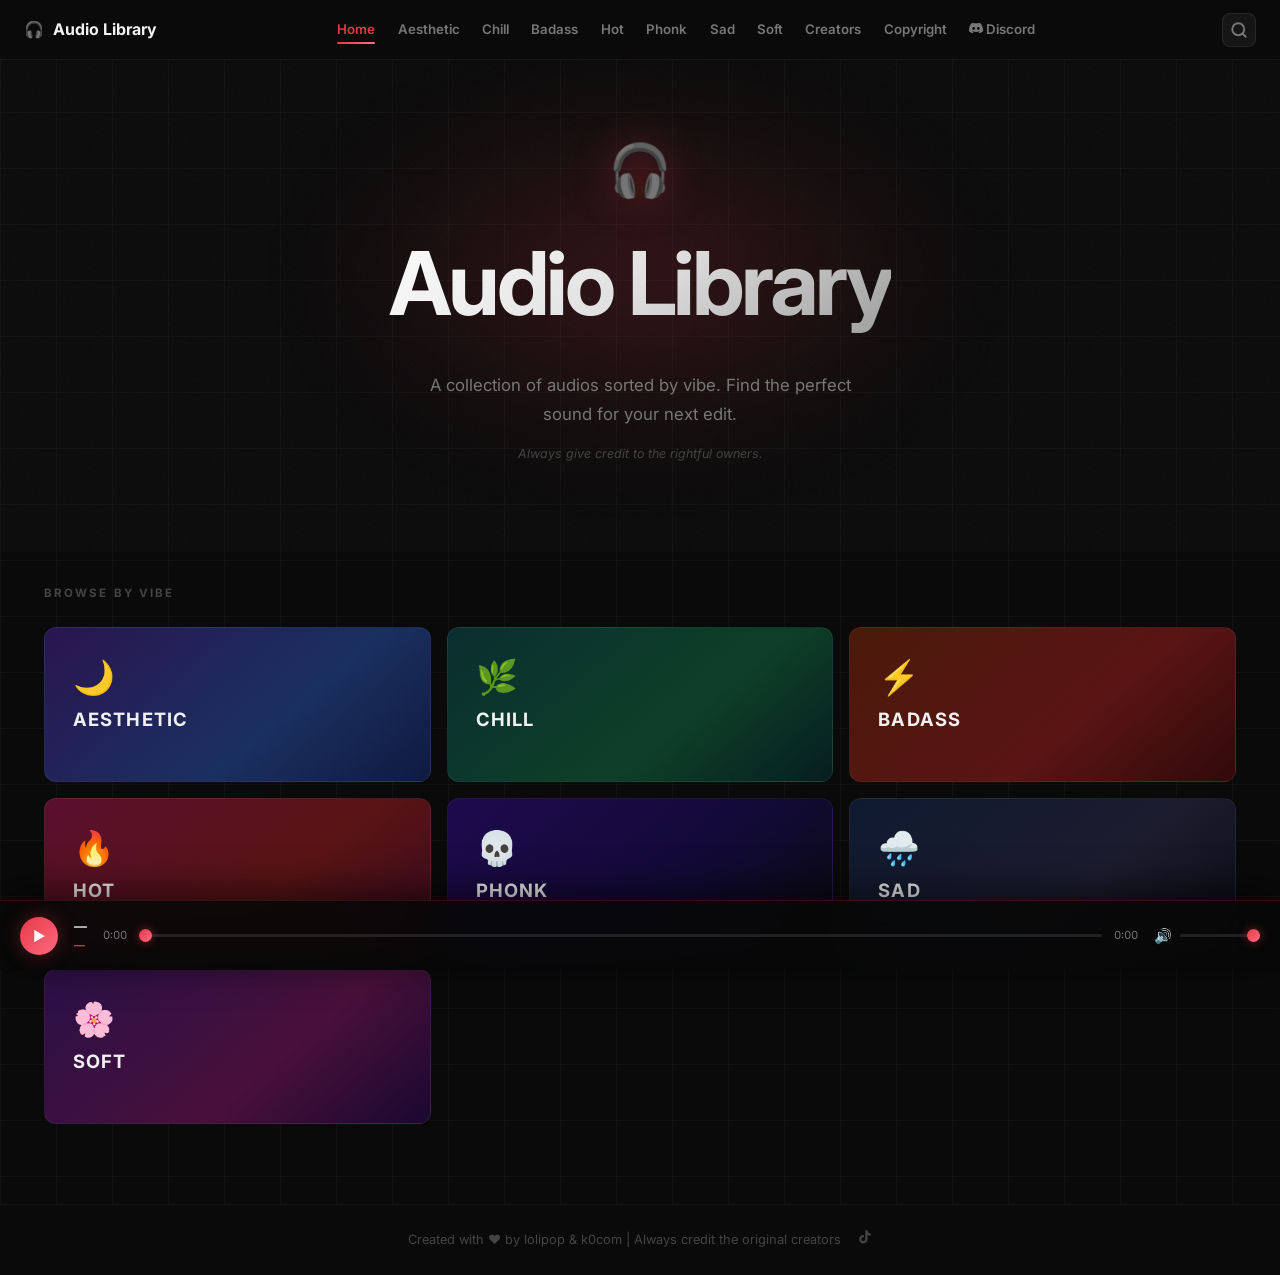
<file: index.html>
<!DOCTYPE html>
<html lang="en">
<head>
  <meta charset="UTF-8" />
  <meta name="viewport" content="width=device-width, initial-scale=1.0" />
  <title>Audio Library</title>
  <link rel="stylesheet" href="style.css" />
</head>
<body>

  <nav class="navbar" role="navigation" aria-label="Main navigation">
    <div class="navbar__inner">
      <a href="index.html" class="navbar__logo">
        <span>🎧</span> Audio Library
      </a>
      <ul class="navbar__links">
        <li><a href="index.html">Home</a></li>
        <li><a href="aesthetic.html">Aesthetic</a></li>
        <li><a href="chill.html">Chill</a></li>
        <li><a href="badass.html">Badass</a></li>
        <li><a href="hot.html">Hot</a></li>
        <li><a href="phonk.html">Phonk</a></li>
        <li><a href="sad.html">Sad</a></li>
        <li><a href="soft.html">Soft</a></li>
        <li><a href="creators.html">Creators</a></li>
        <li><a href="copyright.html">Copyright</a></li>
        <li><a href="https://discord.gg/22am3duh4b" target="_blank" rel="noopener" class="navbar__discord" aria-label="Discord"><svg width="14" height="14" viewBox="0 0 24 24" fill="currentColor" aria-hidden="true"><path d="M20.317 4.37a19.791 19.791 0 0 0-4.885-1.515.074.074 0 0 0-.079.037c-.21.375-.444.864-.608 1.25a18.27 18.27 0 0 0-5.487 0 12.64 12.64 0 0 0-.617-1.25.077.077 0 0 0-.079-.037A19.736 19.736 0 0 0 3.677 4.37a.07.07 0 0 0-.032.027C.533 9.046-.32 13.58.099 18.057a.082.082 0 0 0 .031.057 19.9 19.9 0 0 0 5.993 3.03.078.078 0 0 0 .084-.028 14.09 14.09 0 0 0 1.226-1.994.076.076 0 0 0-.041-.106 13.107 13.107 0 0 1-1.872-.892.077.077 0 0 1-.008-.128 10.2 10.2 0 0 0 .372-.292.074.074 0 0 1 .077-.01c3.928 1.793 8.18 1.793 12.062 0a.074.074 0 0 1 .078.01c.12.098.246.198.373.292a.077.077 0 0 1-.006.127 12.299 12.299 0 0 1-1.873.892.077.077 0 0 0-.041.107c.36.698.772 1.362 1.225 1.993a.076.076 0 0 0 .084.028 19.839 19.839 0 0 0 6.002-3.03.077.077 0 0 0 .032-.054c.5-5.177-.838-9.674-3.549-13.66a.061.061 0 0 0-.031-.03zM8.02 15.33c-1.183 0-2.157-1.085-2.157-2.419 0-1.333.956-2.419 2.157-2.419 1.21 0 2.176 1.096 2.157 2.42 0 1.333-.956 2.418-2.157 2.418zm7.975 0c-1.183 0-2.157-1.085-2.157-2.419 0-1.333.955-2.419 2.157-2.419 1.21 0 2.176 1.096 2.157 2.42 0 1.333-.946 2.418-2.157 2.418z"/></svg> Discord</a></li>
      </ul>
      <button class="navbar__hamburger" aria-label="Toggle menu" aria-expanded="false">
        <span></span><span></span><span></span>
      </button>
    </div>
    <div class="navbar__mobile" role="menu">
      <a href="index.html" role="menuitem">Home</a>
      <a href="aesthetic.html" role="menuitem">Aesthetic</a>
      <a href="chill.html" role="menuitem">Chill</a>
      <a href="badass.html" role="menuitem">Badass</a>
      <a href="hot.html" role="menuitem">Hot</a>
      <a href="phonk.html" role="menuitem">Phonk</a>
      <a href="sad.html" role="menuitem">Sad</a>
      <a href="soft.html" role="menuitem">Soft</a>
      <a href="creators.html" role="menuitem">Creators</a>
      <a href="copyright.html" role="menuitem">Copyright</a>
      <a href="https://discord.gg/22am3duh4b" target="_blank" rel="noopener" class="navbar__discord" role="menuitem"><svg width="14" height="14" viewBox="0 0 24 24" fill="currentColor" aria-hidden="true"><path d="M20.317 4.37a19.791 19.791 0 0 0-4.885-1.515.074.074 0 0 0-.079.037c-.21.375-.444.864-.608 1.25a18.27 18.27 0 0 0-5.487 0 12.64 12.64 0 0 0-.617-1.25.077.077 0 0 0-.079-.037A19.736 19.736 0 0 0 3.677 4.37a.07.07 0 0 0-.032.027C.533 9.046-.32 13.58.099 18.057a.082.082 0 0 0 .031.057 19.9 19.9 0 0 0 5.993 3.03.078.078 0 0 0 .084-.028 14.09 14.09 0 0 0 1.226-1.994.076.076 0 0 0-.041-.106 13.107 13.107 0 0 1-1.872-.892.077.077 0 0 1-.008-.128 10.2 10.2 0 0 0 .372-.292.074.074 0 0 1 .077-.01c3.928 1.793 8.18 1.793 12.062 0a.074.074 0 0 1 .078.01c.12.098.246.198.373.292a.077.077 0 0 1-.006.127 12.299 12.299 0 0 1-1.873.892.077.077 0 0 0-.041.107c.36.698.772 1.362 1.225 1.993a.076.076 0 0 0 .084.028 19.839 19.839 0 0 0 6.002-3.03.077.077 0 0 0 .032-.054c.5-5.177-.838-9.674-3.549-13.66a.061.061 0 0 0-.031-.03zM8.02 15.33c-1.183 0-2.157-1.085-2.157-2.419 0-1.333.956-2.419 2.157-2.419 1.21 0 2.176 1.096 2.157 2.42 0 1.333-.956 2.418-2.157 2.418zm7.975 0c-1.183 0-2.157-1.085-2.157-2.419 0-1.333.955-2.419 2.157-2.419 1.21 0 2.176 1.096 2.157 2.42 0 1.333-.946 2.418-2.157 2.418z"/></svg> Discord</a>
    </div>
  </nav>

  <section class="hero">
    <div class="hero__icon">🎧</div>
    <h1 class="hero__title">Audio Library</h1>
    <p class="hero__tagline">A collection of audios sorted by vibe. Find the perfect sound for your next edit.</p>
    <p class="hero__warning">Always give credit to the rightful owners.</p>
  </section>

  <main class="section">
    <p class="section__title">Browse by Vibe</p>
    <div class="category-grid">
      <a href="aesthetic.html" class="card card--aesthetic">
        <span class="card__icon">🌙</span>
        <span class="card__name">Aesthetic</span>
      </a>
      <a href="chill.html" class="card card--chill">
        <span class="card__icon">🌿</span>
        <span class="card__name">Chill</span>
      </a>
      <a href="badass.html" class="card card--badass">
        <span class="card__icon">⚡</span>
        <span class="card__name">Badass</span>
      </a>
      <a href="hot.html" class="card card--hot">
        <span class="card__icon">🔥</span>
        <span class="card__name">Hot</span>
      </a>
      <a href="phonk.html" class="card card--phonk">
        <span class="card__icon">💀</span>
        <span class="card__name">Phonk</span>
      </a>
      <a href="sad.html" class="card card--sad">
        <span class="card__icon">🌧️</span>
        <span class="card__name">Sad</span>
      </a>
      <a href="soft.html" class="card card--soft">
        <span class="card__icon">🌸</span>
        <span class="card__name">Soft</span>
      </a>
    </div>
  </main>

  <footer class="footer">
    <span>Created with ♥ by lolipop &amp; k0com | Always credit the original creators</span>
    <a href="#" class="footer__tiktok" aria-label="TikTok">
      <svg width="16" height="16" viewBox="0 0 24 24" fill="currentColor" aria-hidden="true">
        <path d="M19.59 6.69a4.83 4.83 0 01-3.77-4.25V2h-3.45v13.67a2.89 2.89 0 01-2.88 2.5 2.89 2.89 0 01-2.89-2.89 2.89 2.89 0 012.89-2.89c.28 0 .54.04.79.1V9.01a6.33 6.33 0 00-.79-.05 6.34 6.34 0 00-6.34 6.34 6.34 6.34 0 006.34 6.34 6.34 6.34 0 006.33-6.34V8.69a8.22 8.22 0 004.8 1.54V6.76a4.85 4.85 0 01-1.03-.07z"/>
      </svg>
    </a>
  </footer>

  <div class="audio-player" id="audioPlayer" role="region" aria-label="Audio player">
    <button class="audio-player__btn" id="playerPlayBtn" aria-label="Play / Pause">▶</button>
    <div class="audio-player__info">
      <div class="audio-player__song" id="playerSongName">—</div>
      <div class="audio-player__category" id="playerCategory">—</div>
    </div>
    <div class="audio-player__controls">
      <span class="audio-player__time" id="playerCurrentTime">0:00</span>
      <input type="range" class="audio-player__progress" id="playerProgress"
             min="0" max="100" step="0.1" value="0" aria-label="Seek" />
      <span class="audio-player__time" id="playerTotalTime">0:00</span>
    </div>
    <div class="audio-player__volume">
      <span class="audio-player__volume-icon" aria-hidden="true">🔊</span>
      <input type="range" class="audio-player__vol-range" id="playerVolume"
             min="0" max="1" step="0.01" value="1" aria-label="Volume" />
    </div>
  </div>

  <script src="script.js"></script>
</body>
</html>
</file>
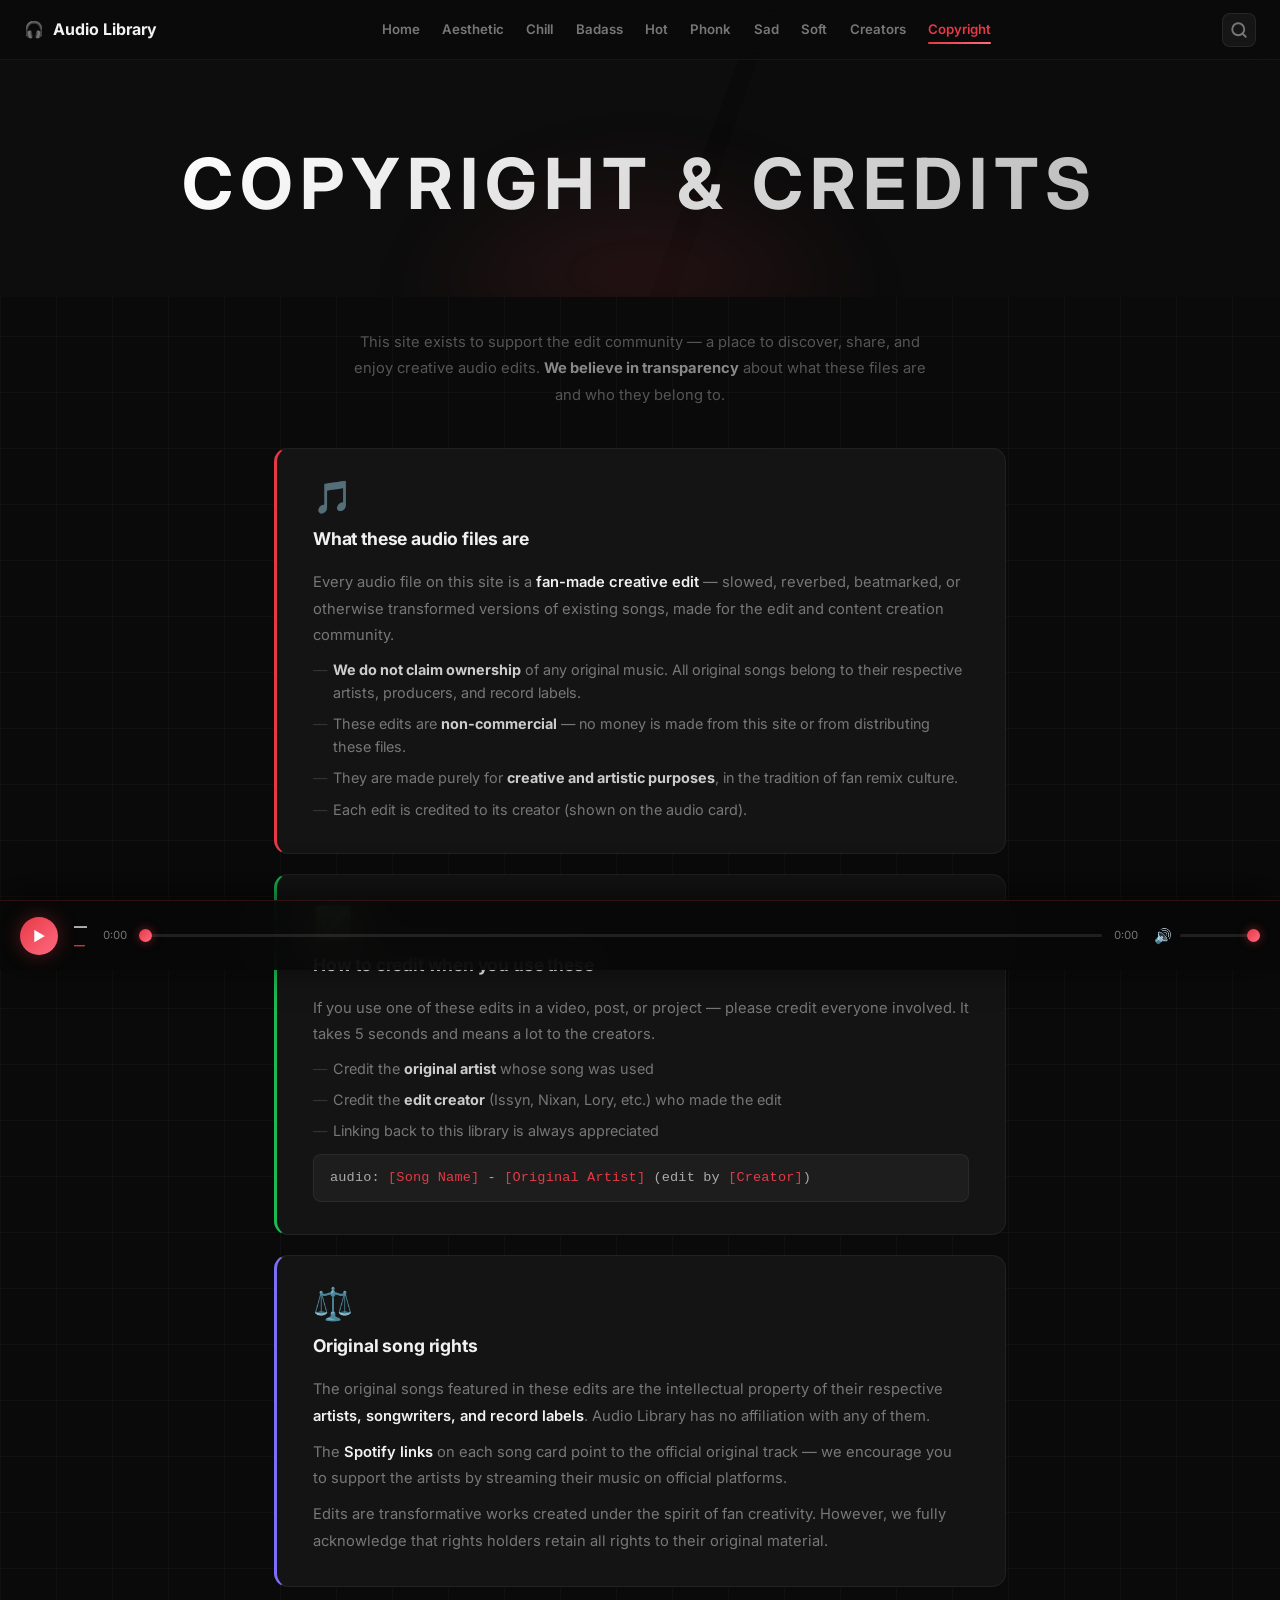
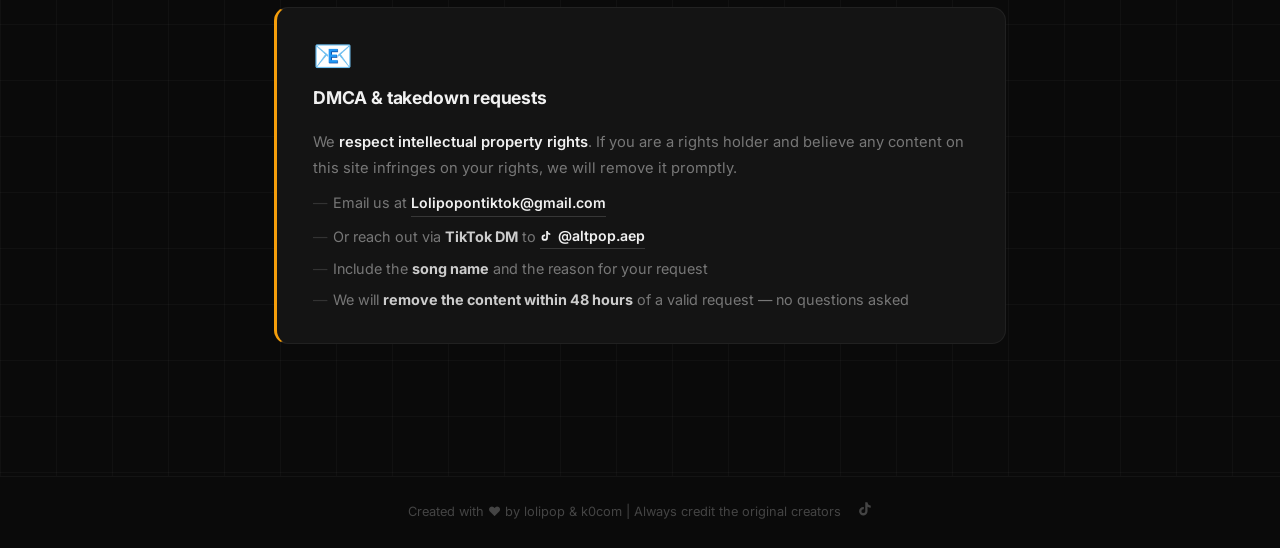
<file: copyright.html>
<!DOCTYPE html>
<html lang="en">
<head>
  <meta charset="UTF-8" />
  <meta name="viewport" content="width=device-width, initial-scale=1.0" />
  <title>Copyright & Credits — Audio Library</title>
  <link rel="stylesheet" href="style.css" />
  <style>
    .copy-section {
      max-width: 780px;
      margin: 0 auto;
      padding: 0 1.5rem 7rem;
    }

    .copy-block {
      background: #141414;
      border: 1px solid rgba(255,255,255,0.06);
      border-radius: 14px;
      padding: 2rem 2.25rem;
      margin-bottom: 1.25rem;
      transition: border-color 0.25s ease;
    }

    .copy-block:hover {
      border-color: rgba(255,255,255,0.1);
    }

    .copy-block__icon {
      font-size: 2rem;
      line-height: 1;
      margin-bottom: 0.75rem;
      display: block;
    }

    .copy-block__title {
      font-size: 1.1rem;
      font-weight: 700;
      color: #f1f1f1;
      margin-bottom: 1rem;
      letter-spacing: -0.01em;
    }

    .copy-block--accent {
      border-left: 3px solid #e63946;
    }

    .copy-block--green {
      border-left: 3px solid #1db954;
    }

    .copy-block--blue {
      border-left: 3px solid #7c6ff7;
    }

    .copy-block--orange {
      border-left: 3px solid #f59e0b;
    }

    .copy-block p {
      font-size: 0.92rem;
      color: #777;
      line-height: 1.8;
      margin-bottom: 0.6rem;
    }

    .copy-block p:last-child { margin-bottom: 0; }

    .copy-block p strong {
      color: #f1f1f1;
      font-weight: 600;
    }

    .copy-block ul {
      list-style: none;
      padding: 0;
      margin: 0.5rem 0 0;
      display: flex;
      flex-direction: column;
      gap: 0.5rem;
    }

    .copy-block ul li {
      font-size: 0.9rem;
      color: #777;
      line-height: 1.6;
      padding-left: 1.25rem;
      position: relative;
    }

    .copy-block ul li::before {
      content: '—';
      position: absolute;
      left: 0;
      color: #333;
    }

    .copy-block ul li strong { color: #ccc; }

    .copy-example {
      background: rgba(255,255,255,0.04);
      border: 1px solid rgba(255,255,255,0.06);
      border-radius: 8px;
      padding: 0.75rem 1rem;
      font-size: 0.85rem;
      color: #aaa;
      font-family: monospace;
      margin-top: 0.75rem;
      letter-spacing: 0.01em;
    }

    .copy-example span { color: #e63946; }

    .copy-tiktok-link {
      display: inline-flex;
      align-items: center;
      gap: 0.4rem;
      color: #f1f1f1;
      font-weight: 600;
      font-size: 0.88rem;
      border-bottom: 1px solid rgba(255,255,255,0.15);
      padding-bottom: 1px;
      transition: border-color 0.2s ease, color 0.2s ease;
    }

    .copy-tiktok-link:hover {
      color: #e63946;
      border-color: #e63946;
    }

    .copy-intro {
      text-align: center;
      padding: 2rem 0 2.5rem;
      font-size: 0.92rem;
      color: #555;
      line-height: 1.8;
      max-width: 580px;
      margin: 0 auto;
    }

    .copy-intro strong { color: #888; }
  </style>
</head>
<body>

  <nav class="navbar" role="navigation" aria-label="Main navigation">
    <div class="navbar__inner">
      <a href="index.html" class="navbar__logo">
        <span>🎧</span> Audio Library
      </a>
      <ul class="navbar__links">
        <li><a href="index.html">Home</a></li>
        <li><a href="aesthetic.html">Aesthetic</a></li>
        <li><a href="chill.html">Chill</a></li>
        <li><a href="badass.html">Badass</a></li>
        <li><a href="hot.html">Hot</a></li>
        <li><a href="phonk.html">Phonk</a></li>
        <li><a href="sad.html">Sad</a></li>
        <li><a href="soft.html">Soft</a></li>
        <li><a href="creators.html">Creators</a></li>
        <li><a href="copyright.html" class="active">Copyright</a></li>
      </ul>
      <button class="navbar__hamburger" aria-label="Toggle menu" aria-expanded="false">
        <span></span><span></span><span></span>
      </button>
    </div>
    <div class="navbar__mobile" role="menu">
      <a href="index.html" role="menuitem">Home</a>
      <a href="aesthetic.html" role="menuitem">Aesthetic</a>
      <a href="chill.html" role="menuitem">Chill</a>
      <a href="badass.html" role="menuitem">Badass</a>
      <a href="hot.html" role="menuitem">Hot</a>
      <a href="phonk.html" role="menuitem">Phonk</a>
      <a href="sad.html" role="menuitem">Sad</a>
      <a href="soft.html" role="menuitem">Soft</a>
      <a href="creators.html" role="menuitem">Creators</a>
      <a href="copyright.html" role="menuitem" class="active">Copyright</a>
    </div>
  </nav>

  <section class="category-hero">
    <div class="category-hero__shapes" aria-hidden="true">
      <div class="category-hero__shape category-hero__shape--1"></div>
      <div class="category-hero__shape category-hero__shape--2"></div>
    </div>
    <h1 class="category-hero__title">Copyright & Credits</h1>
  </section>

  <main class="copy-section">

    <p class="copy-intro">
      This site exists to support the edit community — a place to discover, share, and enjoy
      creative audio edits. <strong>We believe in transparency</strong> about what these files
      are and who they belong to.
    </p>

    <!-- What these files are -->
    <div class="copy-block copy-block--accent">
      <span class="copy-block__icon">🎵</span>
      <div class="copy-block__title">What these audio files are</div>
      <p>Every audio file on this site is a <strong>fan-made creative edit</strong> — slowed, reverbed, beatmarked, or otherwise transformed versions of existing songs, made for the edit and content creation community.</p>
      <ul>
        <li><strong>We do not claim ownership</strong> of any original music. All original songs belong to their respective artists, producers, and record labels.</li>
        <li>These edits are <strong>non-commercial</strong> — no money is made from this site or from distributing these files.</li>
        <li>They are made purely for <strong>creative and artistic purposes</strong>, in the tradition of fan remix culture.</li>
        <li>Each edit is credited to its creator (shown on the audio card).</li>
      </ul>
    </div>

    <!-- How to credit -->
    <div class="copy-block copy-block--green">
      <span class="copy-block__icon">✅</span>
      <div class="copy-block__title">How to credit when you use these</div>
      <p>If you use one of these edits in a video, post, or project — please credit everyone involved. It takes 5 seconds and means a lot to the creators.</p>
      <ul>
        <li>Credit the <strong>original artist</strong> whose song was used</li>
        <li>Credit the <strong>edit creator</strong> (Issyn, Nixan, Lory, etc.) who made the edit</li>
        <li>Linking back to this library is always appreciated</li>
      </ul>
      <div class="copy-example">
        audio: <span>[Song Name]</span> - <span>[Original Artist]</span> (edit by <span>[Creator]</span>)
      </div>
    </div>

    <!-- Original rights -->
    <div class="copy-block copy-block--blue">
      <span class="copy-block__icon">⚖️</span>
      <div class="copy-block__title">Original song rights</div>
      <p>The original songs featured in these edits are the intellectual property of their respective <strong>artists, songwriters, and record labels</strong>. Audio Library has no affiliation with any of them.</p>
      <p>The <strong>Spotify links</strong> on each song card point to the official original track — we encourage you to support the artists by streaming their music on official platforms.</p>
      <p>Edits are transformative works created under the spirit of fan creativity. However, we fully acknowledge that rights holders retain all rights to their original material.</p>
    </div>

    <!-- DMCA / Takedown -->
    <div class="copy-block copy-block--orange">
      <span class="copy-block__icon">📧</span>
      <div class="copy-block__title">DMCA & takedown requests</div>
      <p>We <strong>respect intellectual property rights</strong>. If you are a rights holder and believe any content on this site infringes on your rights, we will remove it promptly.</p>
      <ul>
        <li>Email us at
          <a class="copy-tiktok-link" href="mailto:Lolipopontiktok@gmail.com">
            Lolipopontiktok@gmail.com
          </a>
        </li>
        <li>Or reach out via <strong>TikTok DM</strong> to
          <a class="copy-tiktok-link" href="https://www.tiktok.com/@altpop.aep" target="_blank" rel="noopener">
            <svg width="12" height="12" viewBox="0 0 24 24" fill="currentColor" aria-hidden="true">
              <path d="M19.59 6.69a4.83 4.83 0 01-3.77-4.25V2h-3.45v13.67a2.89 2.89 0 01-2.88 2.5 2.89 2.89 0 01-2.89-2.89 2.89 2.89 0 012.89-2.89c.28 0 .54.04.79.1V9.01a6.33 6.33 0 00-.79-.05 6.34 6.34 0 00-6.34 6.34 6.34 6.34 0 006.34 6.34 6.34 6.34 0 006.33-6.34V8.69a8.22 8.22 0 004.8 1.54V6.76a4.85 4.85 0 01-1.03-.07z"/>
            </svg>
            @altpop.aep
          </a>
        </li>
        <li>Include the <strong>song name</strong> and the reason for your request</li>
        <li>We will <strong>remove the content within 48 hours</strong> of a valid request — no questions asked</li>
      </ul>
    </div>

  </main>

  <footer class="footer">
    <span>Created with ♥ by lolipop &amp; k0com | Always credit the original creators</span>
    <a href="#" class="footer__tiktok" aria-label="TikTok">
      <svg width="16" height="16" viewBox="0 0 24 24" fill="currentColor" aria-hidden="true">
        <path d="M19.59 6.69a4.83 4.83 0 01-3.77-4.25V2h-3.45v13.67a2.89 2.89 0 01-2.88 2.5 2.89 2.89 0 01-2.89-2.89 2.89 2.89 0 012.89-2.89c.28 0 .54.04.79.1V9.01a6.33 6.33 0 00-.79-.05 6.34 6.34 0 00-6.34 6.34 6.34 6.34 0 006.34 6.34 6.34 6.34 0 006.33-6.34V8.69a8.22 8.22 0 004.8 1.54V6.76a4.85 4.85 0 01-1.03-.07z"/>
      </svg>
    </a>
  </footer>

  <div class="audio-player" id="audioPlayer" role="region" aria-label="Audio player">
    <button class="audio-player__btn" id="playerPlayBtn" aria-label="Play / Pause">▶</button>
    <div class="audio-player__info">
      <div class="audio-player__song" id="playerSongName">—</div>
      <div class="audio-player__category" id="playerCategory">—</div>
    </div>
    <div class="audio-player__controls">
      <span class="audio-player__time" id="playerCurrentTime">0:00</span>
      <input type="range" class="audio-player__progress" id="playerProgress"
             min="0" max="100" step="0.1" value="0" aria-label="Seek" />
      <span class="audio-player__time" id="playerTotalTime">0:00</span>
    </div>
    <div class="audio-player__volume">
      <span class="audio-player__volume-icon" aria-hidden="true">🔊</span>
      <input type="range" class="audio-player__vol-range" id="playerVolume"
             min="0" max="1" step="0.01" value="1" aria-label="Volume" />
    </div>
  </div>

  <script src="script.js"></script>
</body>
</html>
</file>
<file: style.css>
@import url('https://fonts.googleapis.com/css2?family=Inter:wght@400;600;700&display=swap');

:root {
  --bg: #0a0a0a;
  --navbar-bg: #0d0d0d;
  --panel-bg: #141414;
  --accent: #e63946;
  --accent2: #ff6b81;
  --text-primary: #f1f1f1;
  --text-secondary: #777;
  --border: #1f1f1f;
  --radius: 12px;
  --radius-pill: 99px;
  --ease: 0.25s ease;
}

@keyframes fadeUp {
  from { opacity: 0; transform: translateY(28px); }
  to   { opacity: 1; transform: translateY(0);    }
}

@keyframes pulseGlow {
  0%, 100% { opacity: 0.45; transform: translateX(-50%) scale(1);    }
  50%       { opacity: 0.85; transform: translateX(-50%) scale(1.08); }
}

@keyframes shimmer {
  0%   { background-position: -200% center; }
  100% { background-position:  200% center; }
}

@keyframes spin {
  to { transform: rotate(360deg); }
}

*, *::before, *::after { box-sizing: border-box; margin: 0; padding: 0; }
html { scroll-behavior: smooth; }

body {
  font-family: 'Inter', sans-serif;
  background-color: var(--bg);
  background-image:
    linear-gradient(rgba(255,255,255,0.028) 1px, transparent 1px),
    linear-gradient(90deg, rgba(255,255,255,0.028) 1px, transparent 1px);
  background-size: 56px 56px;
  color: var(--text-primary);
  line-height: 1.6;
  min-height: 100vh;
}

a { text-decoration: none; color: inherit; }
button { cursor: pointer; border: none; background: none; font-family: inherit; color: inherit; }
code {
  font-family: monospace;
  background: #1c1c1c;
  padding: 0.1em 0.35em;
  border-radius: 4px;
  font-size: 0.88em;
}

.navbar {
  position: fixed;
  top: 0; left: 0; right: 0;
  z-index: 900;
  background: rgba(10,10,10,0.82);
  backdrop-filter: blur(18px);
  -webkit-backdrop-filter: blur(18px);
  border-bottom: 1px solid rgba(255,255,255,0.05);
  height: 60px;
  display: flex;
  align-items: center;
  padding: 0 1.5rem;
}

.navbar__inner {
  width: 100%;
  max-width: 1240px;
  margin: 0 auto;
  display: flex;
  align-items: center;
  justify-content: space-between;
}

.navbar__logo {
  display: flex;
  align-items: center;
  gap: 0.55rem;
  font-weight: 700;
  font-size: 1rem;
  white-space: nowrap;
  color: var(--text-primary);
}

.navbar__links {
  display: flex;
  align-items: center;
  gap: 0.1rem;
  list-style: none;
}

.navbar__links a {
  position: relative;
  padding: 0.4rem 0.65rem;
  font-size: 0.83rem;
  font-weight: 600;
  color: var(--text-secondary);
  transition: color var(--ease);
}

.navbar__links a::after {
  content: '';
  position: absolute;
  bottom: 0; left: 0.65rem; right: 0.65rem;
  height: 2px;
  background: linear-gradient(90deg, var(--accent), var(--accent2));
  transform: scaleX(0);
  transform-origin: center;
  border-radius: 2px;
  transition: transform var(--ease);
}

.navbar__links a:hover         { color: var(--text-primary); }
.navbar__links a:hover::after  { transform: scaleX(1); }
.navbar__links a.active        { color: var(--accent); }
.navbar__links a.active::after { transform: scaleX(1); }

.navbar__hamburger {
  display: none;
  flex-direction: column;
  gap: 5px;
  padding: 0.5rem;
}

.navbar__hamburger span {
  display: block;
  width: 22px; height: 2px;
  background: var(--text-primary);
  border-radius: 2px;
  transition: var(--ease);
}

.navbar__mobile {
  display: none;
  position: absolute;
  top: 60px; left: 0; right: 0;
  background: rgba(10,10,10,0.96);
  backdrop-filter: blur(18px);
  border-bottom: 1px solid var(--border);
  padding: 0.5rem 0;
  z-index: 899;
}

.navbar__mobile.open { display: block; }

.navbar__mobile a {
  display: block;
  padding: 0.75rem 1.5rem;
  font-size: 0.9rem;
  font-weight: 600;
  color: var(--text-secondary);
  transition: color var(--ease), background var(--ease);
}

.navbar__mobile a:hover { color: var(--text-primary); background: rgba(255,255,255,0.03); }
.navbar__mobile a.active { color: var(--accent); }

.hero {
  position: relative;
  min-height: 58vh;
  display: flex;
  flex-direction: column;
  align-items: center;
  justify-content: center;
  text-align: center;
  padding: 9rem 2rem 5.5rem;
  overflow: hidden;
}

.hero::before {
  content: '';
  position: absolute;
  inset: 0;
  background-image: url("data:image/svg+xml,%3Csvg viewBox='0 0 256 256' xmlns='http://www.w3.org/2000/svg'%3E%3Cfilter id='n'%3E%3CfeTurbulence type='fractalNoise' baseFrequency='0.9' numOctaves='4' stitchTiles='stitch'/%3E%3C/filter%3E%3Crect width='100%25' height='100%25' filter='url(%23n)'/%3E%3C/svg%3E");
  background-size: 200px;
  opacity: 0.035;
  pointer-events: none;
  z-index: 0;
}

.hero::after {
  content: '';
  position: absolute;
  top: 15%;
  left: 50%;
  transform: translateX(-50%);
  width: 680px;
  height: 380px;
  background: radial-gradient(ellipse at center, rgba(230,57,70,0.2) 0%, transparent 68%);
  pointer-events: none;
  filter: blur(50px);
  animation: pulseGlow 6s ease-in-out infinite;
  z-index: 0;
}

.hero__icon,
.hero__title,
.hero__tagline,
.hero__warning { position: relative; z-index: 1; }

.hero__icon {
  font-size: 3.2rem;
  margin-bottom: 1.1rem;
  line-height: 1;
  filter: drop-shadow(0 0 20px rgba(230,57,70,0.4));
}

.hero__title {
  font-size: clamp(2.8rem, 7vw, 5.5rem);
  font-weight: 700;
  letter-spacing: -0.04em;
  margin-bottom: 1.1rem;
  background: linear-gradient(140deg, #ffffff 0%, #e0e0e0 50%, #999 100%);
  -webkit-background-clip: text;
  -webkit-text-fill-color: transparent;
  background-clip: text;
  animation: fadeUp 0.7s ease both;
}

.hero__tagline {
  font-size: 1.05rem;
  color: var(--text-secondary);
  max-width: 460px;
  margin-bottom: 1rem;
  line-height: 1.7;
  animation: fadeUp 0.7s 0.1s ease both;
}

.hero__warning {
  font-size: 0.78rem;
  color: #444;
  font-style: italic;
  animation: fadeUp 0.7s 0.2s ease both;
}

.section {
  max-width: 1240px;
  margin: 0 auto;
  padding: 2rem 1.5rem 5rem;
}

.section__title {
  font-size: 0.72rem;
  font-weight: 700;
  margin-bottom: 1.5rem;
  color: #444;
  text-transform: uppercase;
  letter-spacing: 0.18em;
}

.category-grid {
  display: grid;
  grid-template-columns: 1fr;
  gap: 1rem;
}

.card {
  position: relative;
  display: flex;
  flex-direction: column;
  align-items: flex-start;
  padding: 2rem 1.75rem 1.75rem;
  border-radius: var(--radius);
  border: 1px solid rgba(255,255,255,0.06);
  overflow: hidden;
  cursor: pointer;
  color: var(--text-primary);
  min-height: 155px;
  animation: fadeUp 0.55s ease both;
  transition: transform 0.3s ease, box-shadow 0.3s ease, border-color 0.3s ease;
}

.card:nth-child(1) { animation-delay: 0.05s; }
.card:nth-child(2) { animation-delay: 0.10s; }
.card:nth-child(3) { animation-delay: 0.15s; }
.card:nth-child(4) { animation-delay: 0.20s; }
.card:nth-child(5) { animation-delay: 0.25s; }
.card:nth-child(6) { animation-delay: 0.30s; }
.card:nth-child(7) { animation-delay: 0.35s; }

.card::after {
  content: '';
  position: absolute;
  inset: 0;
  background: linear-gradient(130deg, rgba(255,255,255,0.07) 0%, transparent 55%);
  opacity: 0;
  transition: opacity 0.3s ease;
}

.card:hover {
  transform: translateY(-7px) scale(1.01);
  box-shadow: 0 28px 70px rgba(0,0,0,0.65), 0 0 0 1px rgba(230,57,70,0.5);
  border-color: rgba(230,57,70,0.5);
}

.card:hover::after { opacity: 1; }

.card__icon {
  font-size: 2.1rem;
  margin-bottom: 0.75rem;
  line-height: 1;
}

.card__name {
  font-size: 1.15rem;
  font-weight: 700;
  letter-spacing: 0.06em;
  text-transform: uppercase;
}

.card--aesthetic { background: linear-gradient(140deg, #2a1550 0%, #1a3060 60%, #0f1a40 100%); }
.card--chill     { background: linear-gradient(140deg, #0a2e30 0%, #0e4028 60%, #061e20 100%); }
.card--badass    { background: linear-gradient(140deg, #4a1a0a 0%, #5a1414 60%, #300a0a 100%); }
.card--hot       { background: linear-gradient(140deg, #5a0f2e 0%, #5a1414 60%, #3a0a20 100%); }
.card--phonk     { background: linear-gradient(140deg, #1e0a4e 0%, #120a36 60%, #0a0a0a 100%); }
.card--sad       { background: linear-gradient(140deg, #0f1a30 0%, #1c1c2e 60%, #0a0a14 100%); }
.card--soft      { background: linear-gradient(140deg, #2a1048 0%, #48103a 60%, #1a0830 100%); }

.category-hero {
  position: relative;
  min-height: 230px;
  display: flex;
  align-items: center;
  justify-content: center;
  overflow: hidden;
  padding: 8rem 2rem 3.5rem;
  background: var(--bg);
}

.category-hero__shapes {
  position: absolute;
  inset: 0;
  pointer-events: none;
}

.category-hero__shape {
  position: absolute;
  background: #0f0f0f;
}

.category-hero__shape--1 {
  top: -30%; left: -10%;
  width: 70%; height: 200%;
  clip-path: polygon(0 0, 100% 12%, 78% 100%, 0 100%);
  opacity: 0.7;
}

.category-hero__shape--2 {
  top: -30%; right: -10%;
  width: 60%; height: 200%;
  clip-path: polygon(22% 0, 100% 0, 100% 100%, 0 82%);
  opacity: 0.5;
}

.category-hero::after {
  content: '';
  position: absolute;
  bottom: -20px;
  left: 50%;
  transform: translateX(-50%);
  width: 500px;
  height: 180px;
  background: radial-gradient(ellipse at bottom, rgba(230,57,70,0.14) 0%, transparent 70%);
  pointer-events: none;
  filter: blur(30px);
  z-index: 0;
}

.category-hero__title {
  position: relative;
  z-index: 1;
  font-size: clamp(2.2rem, 5.5vw, 4.5rem);
  font-weight: 700;
  letter-spacing: 0.1em;
  text-transform: uppercase;
  text-align: center;
  background: linear-gradient(135deg, #fff 0%, #bbb 100%);
  -webkit-background-clip: text;
  -webkit-text-fill-color: transparent;
  background-clip: text;
  animation: fadeUp 0.5s ease both;
}

.song-section {
  max-width: 900px;
  margin: 0 auto;
  padding: 1.5rem 1.5rem 7rem;
}

.song-row {
  display: grid;
  grid-template-columns: 44px 1fr auto auto;
  align-items: center;
  gap: 1rem;
  padding: 0.875rem 0.75rem;
  border-bottom: 1px solid rgba(255,255,255,0.04);
  border-left: 3px solid transparent;
  border-radius: 0 8px 8px 0;
  transition: background var(--ease), border-left-color var(--ease);
}

.song-row__actions {
  display: flex;
  align-items: center;
  gap: 0.4rem;
  flex-shrink: 0;
}

.song-row:hover        { background: rgba(255,255,255,0.035); }
.song-row--playing     { border-left-color: var(--accent); background: rgba(230,57,70,0.05); }

.song-row__play {
  width: 36px; height: 36px;
  border-radius: 50%;
  background: rgba(255,255,255,0.06);
  border: 1px solid rgba(255,255,255,0.08);
  display: flex;
  align-items: center;
  justify-content: center;
  font-size: 0.68rem;
  color: var(--text-primary);
  flex-shrink: 0;
  transition: background var(--ease), border-color var(--ease), box-shadow var(--ease);
}

.song-row__play:hover {
  background: var(--accent);
  border-color: var(--accent);
  box-shadow: 0 0 18px rgba(230,57,70,0.45);
}

.song-row__name {
  font-size: 0.93rem;
  font-weight: 600;
  white-space: nowrap;
  overflow: hidden;
  text-overflow: ellipsis;
  min-width: 0;
}

.song-row__duration {
  font-size: 0.8rem;
  color: var(--text-secondary);
  white-space: nowrap;
  flex-shrink: 0;
  font-variant-numeric: tabular-nums;
}

.song-row__spotify {
  display: inline-flex;
  align-items: center;
  gap: 0.35rem;
  padding: 0.33rem 0.85rem;
  border-radius: var(--radius-pill);
  font-size: 0.76rem;
  font-weight: 700;
  color: #1db954;
  border: 1px solid rgba(29,185,84,0.25);
  background: rgba(29,185,84,0.07);
  white-space: nowrap;
  flex-shrink: 0;
  transition: color var(--ease), border-color var(--ease), background var(--ease), box-shadow var(--ease);
}

.song-row__spotify:hover {
  color: #1ed760;
  border-color: rgba(29,185,84,0.6);
  background: rgba(29,185,84,0.15);
  box-shadow: 0 0 16px rgba(29,185,84,0.25);
}

.song-row__download {
  display: inline-flex;
  align-items: center;
  justify-content: center;
  width: 30px;
  height: 30px;
  border-radius: 50%;
  font-size: 0.75rem;
  color: var(--text-secondary);
  border: 1px solid rgba(255,255,255,0.08);
  background: rgba(255,255,255,0.04);
  flex-shrink: 0;
  transition: color var(--ease), border-color var(--ease), background var(--ease), box-shadow var(--ease);
}

.song-row__download:hover {
  color: var(--accent);
  border-color: rgba(230,57,70,0.5);
  background: rgba(230,57,70,0.08);
  box-shadow: 0 0 12px rgba(230,57,70,0.2);
}

.spotify-row {
  padding: 1rem 0.5rem 0.25rem;
  border-bottom: 1px solid rgba(255,255,255,0.04);
  animation: fadeUp 0.4s ease both;
}

.spotify-row__header {
  display: flex;
  align-items: center;
  justify-content: space-between;
  gap: 1rem;
  margin-bottom: 0.6rem;
}

.spotify-row__name {
  font-size: 0.9rem;
  font-weight: 600;
  color: var(--text-primary);
  white-space: nowrap;
  overflow: hidden;
  text-overflow: ellipsis;
  min-width: 0;
}

.spotify-row__cat {
  font-size: 0.62rem;
  font-weight: 700;
  text-transform: uppercase;
  letter-spacing: 0.1em;
  color: #1db954;
  flex-shrink: 0;
}

.spotify-row iframe {
  border-radius: 10px;
  display: block;
}

.skeleton {
  background: linear-gradient(90deg, #161616 25%, #1e1e1e 50%, #161616 75%);
  background-size: 200% 100%;
  animation: shimmer 1.6s infinite linear;
  border-radius: 4px;
}

.skeleton-row {
  display: grid;
  grid-template-columns: 44px 1fr auto auto;
  align-items: center;
  gap: 1rem;
  padding: 0.875rem 0.75rem;
  border-bottom: 1px solid rgba(255,255,255,0.04);
  border-left: 3px solid transparent;
}

.skeleton-play     { width: 36px; height: 36px; border-radius: 50%; }
.skeleton-name     { height: 13px; }
.skeleton-duration { width: 36px; height: 13px; }
.skeleton-download { width: 86px; height: 27px; border-radius: var(--radius-pill); }

.song-empty {
  text-align: center;
  padding: 4rem 2rem;
  color: var(--text-secondary);
  font-size: 0.9rem;
  line-height: 2;
}

.audio-player {
  position: fixed;
  bottom: 0; left: 0; right: 0;
  z-index: 1000;
  background: rgba(8,8,8,0.92);
  backdrop-filter: blur(24px);
  -webkit-backdrop-filter: blur(24px);
  border-top: 1px solid rgba(230,57,70,0.18);
  height: 70px;
  display: flex;
  align-items: center;
  padding: 0 1.25rem;
  gap: 1rem;
  transform: translateY(100%);
  transition: transform 0.35s cubic-bezier(0.4,0,0.2,1);
  box-shadow: 0 -8px 40px rgba(0,0,0,0.6);
}

.audio-player.visible { transform: translateY(0); }

.audio-player__btn {
  width: 38px; height: 38px;
  border-radius: 50%;
  background: linear-gradient(135deg, var(--accent), var(--accent2));
  display: flex;
  align-items: center;
  justify-content: center;
  font-size: 0.85rem;
  color: #fff;
  flex-shrink: 0;
  transition: box-shadow var(--ease), transform var(--ease);
  box-shadow: 0 0 20px rgba(230,57,70,0.35);
}

.audio-player__btn:hover {
  box-shadow: 0 0 28px rgba(230,57,70,0.55);
  transform: scale(1.08);
}

.audio-player__info {
  flex-shrink: 0;
  min-width: 0;
  max-width: 150px;
  overflow: hidden;
}

.audio-player__song {
  font-size: 0.82rem;
  font-weight: 600;
  white-space: nowrap;
  overflow: hidden;
  text-overflow: ellipsis;
}

.audio-player__category {
  font-size: 0.68rem;
  color: var(--accent);
  text-transform: uppercase;
  letter-spacing: 0.08em;
  font-weight: 700;
}

.audio-player__controls {
  flex: 1;
  display: flex;
  align-items: center;
  gap: 0.75rem;
  min-width: 0;
}

.audio-player__time {
  font-size: 0.7rem;
  color: var(--text-secondary);
  white-space: nowrap;
  flex-shrink: 0;
  font-variant-numeric: tabular-nums;
}

.audio-player__volume {
  display: flex;
  align-items: center;
  gap: 0.5rem;
  flex-shrink: 0;
}

.audio-player__volume-icon { font-size: 0.9rem; color: #555; }

input[type="range"] {
  -webkit-appearance: none;
  appearance: none;
  height: 3px;
  border-radius: 2px;
  background: rgba(255,255,255,0.1);
  outline: none;
}

input[type="range"]::-webkit-slider-thumb {
  -webkit-appearance: none;
  width: 13px; height: 13px;
  border-radius: 50%;
  background: linear-gradient(135deg, var(--accent), var(--accent2));
  cursor: pointer;
  box-shadow: 0 0 10px rgba(230,57,70,0.5);
}

input[type="range"]::-moz-range-thumb {
  width: 13px; height: 13px;
  border-radius: 50%;
  background: linear-gradient(135deg, var(--accent), var(--accent2));
  cursor: pointer;
  border: none;
}

.audio-player__progress { flex: 1; min-width: 60px; }
.audio-player__vol-range { width: 80px; }

.footer {
  background: rgba(10,10,10,0.95);
  border-top: 1px solid rgba(255,255,255,0.04);
  text-align: center;
  padding: 1.5rem;
  font-size: 0.8rem;
  color: #444;
  display: flex;
  align-items: center;
  justify-content: center;
  gap: 1rem;
}

.footer__tiktok { color: #444; transition: color var(--ease); }
.footer__tiktok:hover { color: var(--text-secondary); }

.creators-section {
  max-width: 720px;
  margin: 0 auto;
  padding: 3.5rem 1.5rem 7rem;
}

.creators-grid {
  display: grid;
  grid-template-columns: 1fr;
  gap: 2rem;
}

.creator-card {
  background: #141418;
  border-radius: 24px;
  border: 1px solid rgba(255,255,255,0.07);
  overflow: hidden;
  display: flex;
  flex-direction: column;
  align-items: center;
  text-align: center;
  padding: 0 2.5rem 2.8rem;
  animation: fadeUp 0.55s ease both;
  transition: transform 0.3s ease, box-shadow 0.3s ease, border-color 0.3s ease;
  box-shadow: 0 8px 40px rgba(0,0,0,0.45);
}

.creator-card:nth-child(1) { animation-delay: 0.1s; }
.creator-card:nth-child(2) { animation-delay: 0.2s; }
.creator-card:nth-child(3) { animation-delay: 0.3s; }
.creator-card:nth-child(4) { animation-delay: 0.4s; }
.creator-card:nth-child(5) { animation-delay: 0.5s; }
.creator-card:nth-child(6) { animation-delay: 0.6s; }

.creator-card:hover { transform: translateY(-6px); }

.creator-card::before {
  content: '';
  display: block;
  width: 55%;
  height: 3px;
  margin-bottom: 3rem;
  border-radius: 0 0 6px 6px;
  flex-shrink: 0;
}

/* owner */
.creator-card--owner::before  { background: linear-gradient(90deg, #e63946, #ff6b81); }
.creator-card--owner:hover    { border-color: rgba(230,57,70,0.35); box-shadow: 0 24px 70px rgba(0,0,0,0.6), 0 0 50px rgba(230,57,70,0.1); }

/* designer */
.creator-card--designer::before { background: linear-gradient(90deg, #7c6ff7, #a78bfa); }
.creator-card--designer:hover   { border-color: rgba(124,111,247,0.35); box-shadow: 0 24px 70px rgba(0,0,0,0.6), 0 0 50px rgba(124,111,247,0.1); }

/* music (teal) */
.creator-card--music::before  { background: linear-gradient(90deg, #2ec4b6, #06b6d4); }
.creator-card--music:hover    { border-color: rgba(46,196,182,0.35); box-shadow: 0 24px 70px rgba(0,0,0,0.6), 0 0 50px rgba(46,196,182,0.1); }

/* music2 (orange/amber) */
.creator-card--music2::before { background: linear-gradient(90deg, #f59e0b, #f97316); }
.creator-card--music2:hover   { border-color: rgba(245,158,11,0.35); box-shadow: 0 24px 70px rgba(0,0,0,0.6), 0 0 50px rgba(245,158,11,0.1); }

/* music3 (pink) */
.creator-card--music3::before { background: linear-gradient(90deg, #ec4899, #f472b6); }
.creator-card--music3:hover   { border-color: rgba(236,72,153,0.35); box-shadow: 0 24px 70px rgba(0,0,0,0.6), 0 0 50px rgba(236,72,153,0.1); }

/* music4 (azure/cyan) */
.creator-card--music4::before { background: linear-gradient(90deg, #00c9e4, #0ef6cc); }
.creator-card--music4:hover   { border-color: rgba(0,201,228,0.35); box-shadow: 0 24px 70px rgba(0,0,0,0.6), 0 0 50px rgba(0,201,228,0.15); }

.creator-avatar {
  width: 120px;
  height: 120px;
  border-radius: 50%;
  display: flex;
  align-items: center;
  justify-content: center;
  font-size: 2.6rem;
  font-weight: 700;
  color: #fff;
  letter-spacing: -0.02em;
  margin-bottom: 1.6rem;
  position: relative;
}

.creator-card--owner    .creator-avatar { background: linear-gradient(135deg, #e63946, #ff6b81); box-shadow: 0 0 0 4px rgba(230,57,70,0.18), 0 8px 40px rgba(230,57,70,0.45); }
.creator-card--designer .creator-avatar { background: linear-gradient(135deg, #7c6ff7, #a78bfa); box-shadow: 0 0 0 4px rgba(124,111,247,0.18), 0 8px 40px rgba(124,111,247,0.45); }
.creator-card--music    .creator-avatar { background: linear-gradient(135deg, #2ec4b6, #06b6d4); box-shadow: 0 0 0 4px rgba(46,196,182,0.18), 0 8px 40px rgba(46,196,182,0.45); }
.creator-card--music2   .creator-avatar { background: linear-gradient(135deg, #f59e0b, #f97316); box-shadow: 0 0 0 4px rgba(245,158,11,0.18), 0 8px 40px rgba(245,158,11,0.45); }
.creator-card--music3   .creator-avatar { background: linear-gradient(135deg, #ec4899, #f472b6); box-shadow: 0 0 0 4px rgba(236,72,153,0.18), 0 8px 40px rgba(236,72,153,0.45); }
.creator-card--music4   .creator-avatar { background: linear-gradient(135deg, #00c9e4, #0ef6cc); box-shadow: 0 0 0 4px rgba(0,201,228,0.18), 0 8px 40px rgba(0,201,228,0.45); }

.creator-avatar img {
  width: 100%;
  height: 100%;
  object-fit: cover;
  border-radius: 50%;
  display: none;
}

.creator-avatar__letter { display: flex; }

.creator-avatar.has-pfp img { display: block; }
.creator-avatar.has-pfp .creator-avatar__letter { display: none; }

.creator-name {
  font-size: 2rem;
  font-weight: 800;
  color: var(--text-primary);
  margin-bottom: 0.9rem;
  letter-spacing: -0.02em;
}

.creator-role {
  display: inline-block;
  font-size: 0.72rem;
  font-weight: 800;
  text-transform: uppercase;
  letter-spacing: 0.18em;
  padding: 0.55rem 1.8rem;
  border-radius: var(--radius-pill);
  color: #fff;
  margin-bottom: 1.6rem;
}

.creator-card--owner    .creator-role { background: linear-gradient(135deg, #e63946, #ff6b81); }
.creator-card--designer .creator-role { background: linear-gradient(135deg, #7c6ff7, #a78bfa); }
.creator-card--music    .creator-role { background: linear-gradient(135deg, #2ec4b6, #06b6d4); }
.creator-card--music2   .creator-role { background: linear-gradient(135deg, #f59e0b, #f97316); }
.creator-card--music3   .creator-role { background: linear-gradient(135deg, #ec4899, #f472b6); }
.creator-card--music4   .creator-role { background: linear-gradient(135deg, #00c9e4, #0ef6cc); color: #0a2a30; }

.creator-bio {
  font-size: 1rem;
  color: var(--text-secondary);
  line-height: 1.85;
  max-width: 340px;
  margin-bottom: 0.4rem;
}

.creator-socials {
  display: flex;
  flex-wrap: wrap;
  gap: 0.65rem;
  justify-content: center;
  margin-top: 1.4rem;
}

.creator-tiktok,
.creator-discord {
  display: inline-flex;
  align-items: center;
  gap: 0.55rem;
  padding: 0.65rem 1.6rem;
  border-radius: var(--radius-pill);
  font-size: 0.85rem;
  font-weight: 700;
  transition: background var(--ease), border-color var(--ease), color var(--ease), box-shadow var(--ease);
}

.creator-tiktok {
  background: rgba(255,255,255,0.06);
  border: 1px solid rgba(255,255,255,0.1);
  color: var(--text-secondary);
}

.creator-tiktok:hover {
  background: rgba(255,255,255,0.12);
  border-color: rgba(255,255,255,0.22);
  color: var(--text-primary);
  box-shadow: 0 0 20px rgba(255,255,255,0.06);
}

.creator-discord {
  background: rgba(88,101,242,0.14);
  border: 1px solid rgba(88,101,242,0.28);
  color: #8b98f8;
}

.creator-discord:hover {
  background: rgba(88,101,242,0.25);
  border-color: rgba(88,101,242,0.55);
  color: #b9c0fb;
  box-shadow: 0 0 20px rgba(88,101,242,0.2);
}

.navbar__search {
  width: 34px;
  height: 34px;
  border-radius: 8px;
  display: flex;
  align-items: center;
  justify-content: center;
  color: var(--text-secondary);
  background: rgba(255,255,255,0.05);
  border: 1px solid rgba(255,255,255,0.07);
  margin-left: 0.4rem;
  flex-shrink: 0;
  transition: color var(--ease), background var(--ease), box-shadow var(--ease);
}

.navbar__search:hover {
  color: var(--text-primary);
  background: rgba(255,255,255,0.09);
  box-shadow: 0 0 14px rgba(230,57,70,0.15);
}

.search-overlay {
  position: fixed;
  inset: 0;
  z-index: 1100;
  background: rgba(0,0,0,0.8);
  backdrop-filter: blur(14px);
  -webkit-backdrop-filter: blur(14px);
  display: flex;
  align-items: flex-start;
  justify-content: center;
  padding: 14vh 1.5rem 2rem;
  opacity: 0;
  pointer-events: none;
  transition: opacity 0.2s ease;
}

.search-overlay.open {
  opacity: 1;
  pointer-events: all;
}

.search-box {
  width: 100%;
  max-width: 620px;
  animation: fadeUp 0.22s ease both;
}

.search-input-wrap {
  display: flex;
  align-items: center;
  gap: 0.75rem;
  background: #141414;
  border: 1px solid rgba(255,255,255,0.1);
  border-radius: 14px;
  padding: 0 1.1rem;
  margin-bottom: 0.75rem;
  transition: border-color 0.2s ease, box-shadow 0.2s ease;
}

.search-input-wrap svg { color: var(--text-secondary); flex-shrink: 0; }

.search-input-wrap:focus-within {
  border-color: rgba(230,57,70,0.5);
  box-shadow: 0 0 0 3px rgba(230,57,70,0.08);
}

.search-input {
  flex: 1;
  background: none;
  border: none;
  outline: none;
  font-family: 'Inter', sans-serif;
  font-size: 1.05rem;
  color: var(--text-primary);
  padding: 1rem 0;
}

.search-input::placeholder { color: #3a3a3a; }

.search-close {
  font-size: 0.85rem;
  color: #444;
  padding: 0.3rem 0.4rem;
  border-radius: 6px;
  flex-shrink: 0;
  transition: color var(--ease), background var(--ease);
}

.search-close:hover { color: var(--text-primary); background: rgba(255,255,255,0.06); }

.search-hint {
  font-size: 0.72rem;
  color: #383838;
  text-align: center;
  margin-bottom: 1.25rem;
  letter-spacing: 0.02em;
}

.search-hint kbd {
  background: #1c1c1c;
  border: 1px solid #2e2e2e;
  border-radius: 5px;
  padding: 0.1em 0.45em;
  font-size: 0.68rem;
  font-family: inherit;
  color: #555;
}

.search-results {
  display: flex;
  flex-direction: column;
  gap: 0.3rem;
  max-height: 52vh;
  overflow-y: auto;
  scrollbar-width: thin;
  scrollbar-color: #2a2a2a transparent;
}

.search-result {
  display: flex;
  align-items: center;
  gap: 0.875rem;
  padding: 0.8rem 1rem;
  background: #111;
  border: 1px solid rgba(255,255,255,0.04);
  border-radius: 10px;
  cursor: pointer;
  color: var(--text-primary);
  transition: background 0.15s ease, border-color 0.15s ease, transform 0.15s ease;
}

.search-result:hover {
  background: rgba(230,57,70,0.07);
  border-color: rgba(230,57,70,0.22);
  transform: translateX(3px);
}

.search-result__play {
  width: 32px;
  height: 32px;
  border-radius: 8px;
  background: rgba(230,57,70,0.12);
  border: 1px solid rgba(230,57,70,0.2);
  display: flex;
  align-items: center;
  justify-content: center;
  font-size: 0.62rem;
  color: var(--accent);
  flex-shrink: 0;
}

.search-result__name {
  flex: 1;
  font-size: 0.88rem;
  font-weight: 600;
  white-space: nowrap;
  overflow: hidden;
  text-overflow: ellipsis;
  min-width: 0;
}

.search-result__name mark {
  background: none;
  color: var(--accent);
  font-weight: 700;
}

.search-result__cat {
  font-size: 0.63rem;
  font-weight: 700;
  text-transform: uppercase;
  letter-spacing: 0.1em;
  padding: 0.22rem 0.65rem;
  border-radius: var(--radius-pill);
  background: rgba(255,255,255,0.05);
  color: var(--text-secondary);
  border: 1px solid rgba(255,255,255,0.06);
  flex-shrink: 0;
}

.search-empty {
  text-align: center;
  padding: 3rem 1rem;
  color: #3a3a3a;
  font-size: 0.9rem;
}

.search-empty strong { color: var(--text-secondary); }

@media (min-width: 768px) {
  .category-grid  { grid-template-columns: repeat(2, 1fr); }
  .creators-grid  { grid-template-columns: repeat(2, 1fr); }
  .navbar__links      { display: flex !important; }
  .navbar__hamburger  { display: none  !important; }
  .navbar__mobile     { display: none  !important; }
}

@media (min-width: 1024px) {
  .category-grid { grid-template-columns: repeat(3, 1fr); }
}

@media (max-width: 767px) {
  .navbar__links     { display: none; }
  .navbar__hamburger { display: flex; }

  .song-row               { grid-template-columns: 44px 1fr auto; }
  .song-row__duration     { display: none; }
  .audio-player__info     { display: none; }
  .audio-player__vol-range{ width: 55px; }
}

@media (max-width: 480px) {
  .audio-player__vol-range    { display: none; }
  .audio-player__volume-icon  { display: none; }
}
</file>
